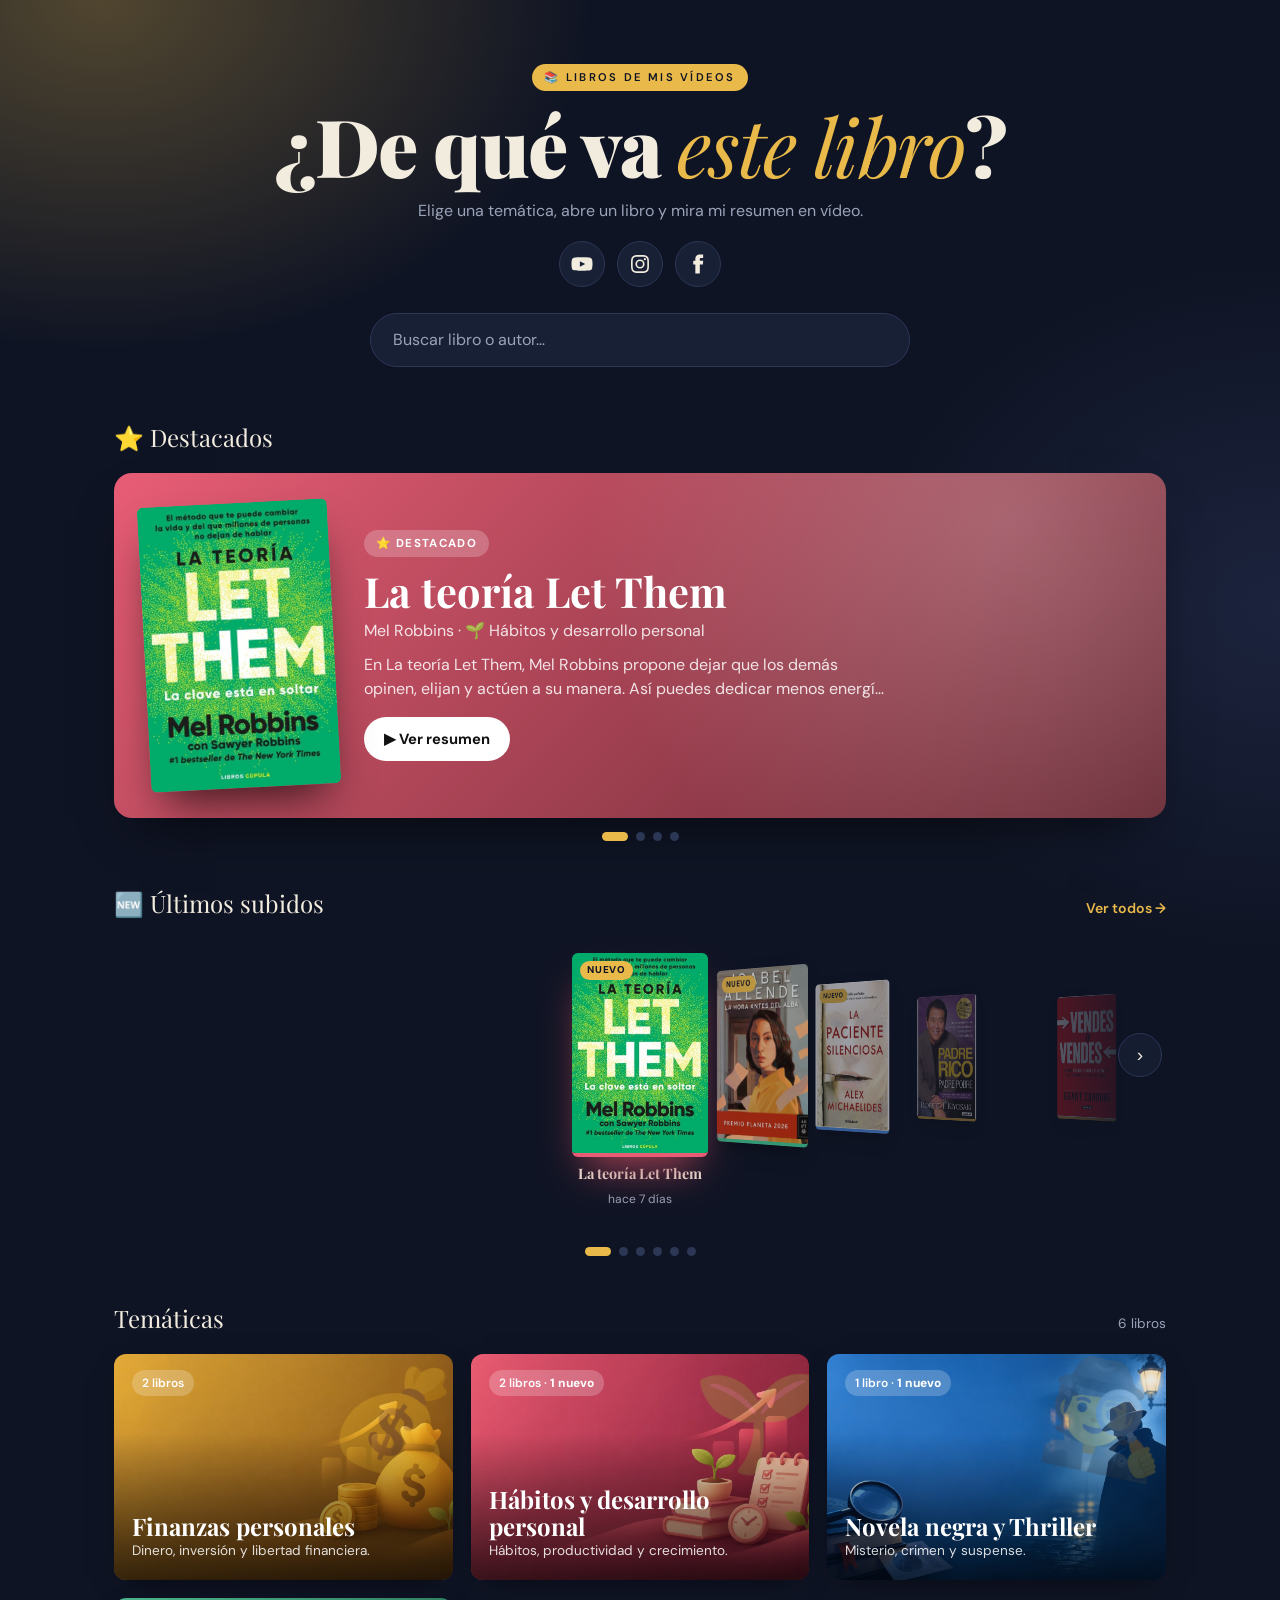
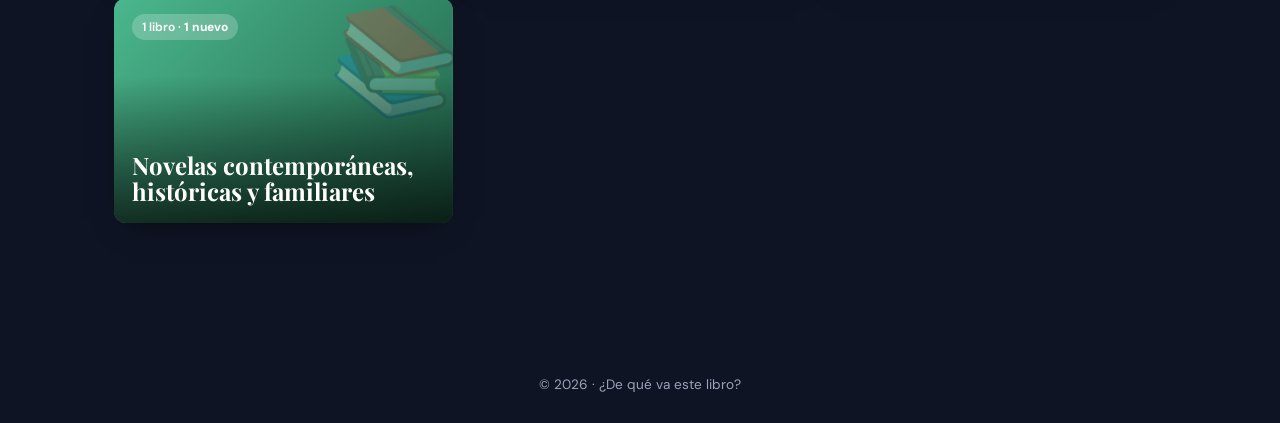
<file: index.html>
<!DOCTYPE html>
<html lang="es">
<head>
  <meta charset="UTF-8">
  <meta name="viewport" content="width=device-width, initial-scale=1.0, viewport-fit=cover">
  <title>¿De qué va este libro?</title>
  <meta name="description" content="Resúmenes en vídeo de libros por temáticas: sinopsis, vídeo y dónde comprarlos.">
  <meta name="theme-color" content="#0f1424">
  <meta property="og:title" content="¿De qué va este libro?">
  <meta property="og:description" content="Resúmenes en vídeo de libros por temáticas: sinopsis, vídeo y dónde comprarlos.">
  <meta property="og:type" content="website">
  <link rel="icon" href="data:image/svg+xml,<svg xmlns='http://www.w3.org/2000/svg' viewBox='0 0 100 100'><text y='.9em' font-size='90'>📚</text></svg>">
  <link rel="preconnect" href="https://fonts.googleapis.com">
  <link rel="preconnect" href="https://fonts.gstatic.com" crossorigin>
  <link rel="stylesheet" href="/assets/site.css">
</head>
<body data-bg="blobs" data-tstyle="gradient" data-tsize="big" data-density="normal" data-hero="center">
  <div id="pv-banner" hidden>👁 Vista previa (sin publicar) · <a href="/">ver la web real</a></div>
  <div class="wrap">
    <header class="hero">
      <span class="eyebrow" id="t-eyebrow"></span>
      <h1 id="t-title"></h1>
      <p class="lead" id="t-lead"></p>
      <div class="social" id="social"></div>
      <div class="search-wrap"><input id="search" type="search" placeholder="Buscar libro o autor…" autocomplete="off" aria-label="Buscar"></div>
    </header>
    <main id="view"></main>
  </div>
  <dialog id="modal" class="modal"><button class="close" data-close aria-label="Cerrar">&times;</button><div id="modal-body"></div></dialog>
  <footer class="footer">© <span id="year"></span> · ¿De qué va este libro?</footer>
  <script src="/assets/core.js"></script>
  <script src="/assets/app.js"></script>
</body>
</html>
</file>
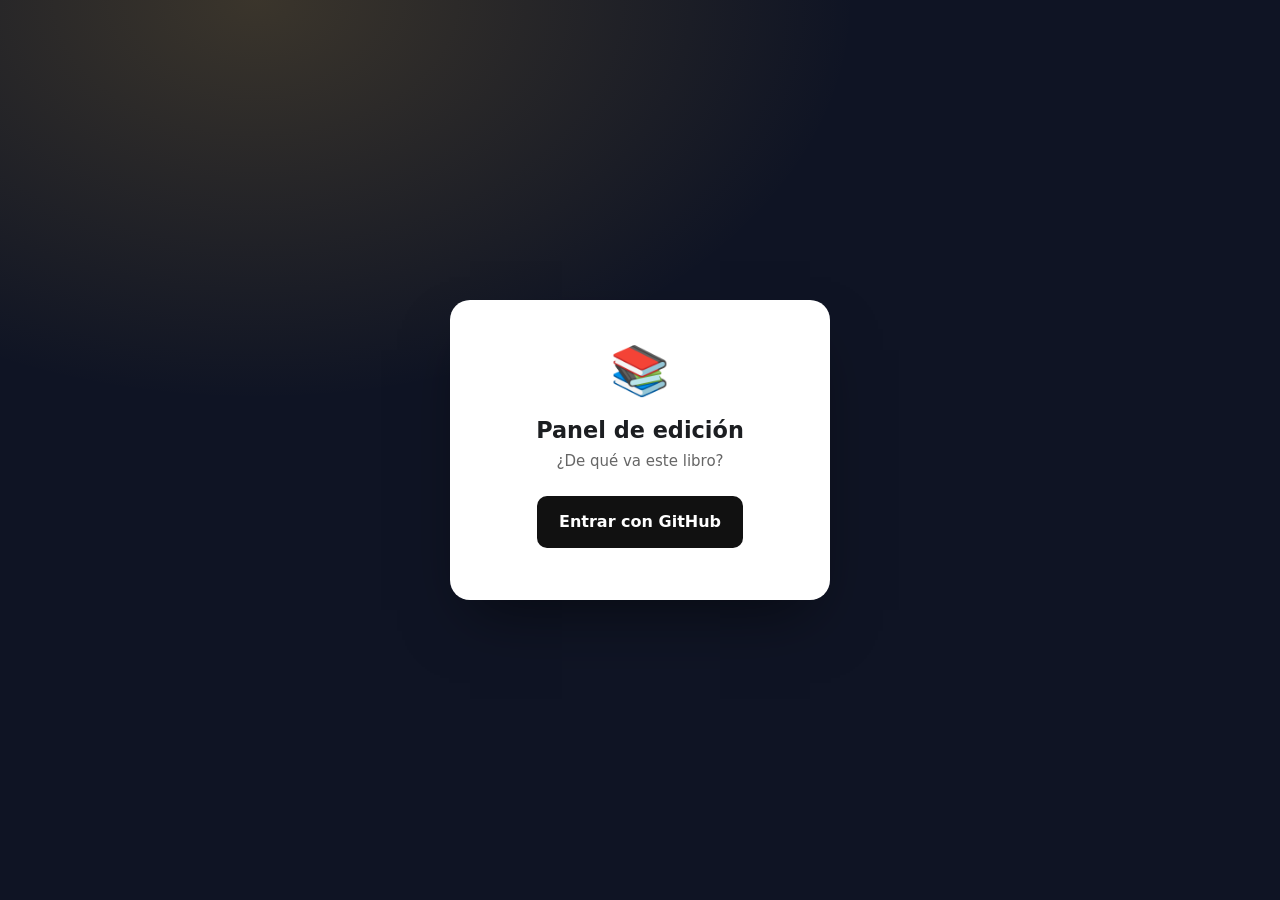
<file: admin/index.html>
<!DOCTYPE html>
<html lang="es">
<head>
  <meta charset="UTF-8">
  <meta name="viewport" content="width=device-width, initial-scale=1.0, viewport-fit=cover">
  <meta name="robots" content="noindex">
  <meta name="theme-color" content="#ffffff">
  <title>Panel · ¿De qué va este libro?</title>
  <link rel="icon" href="data:image/svg+xml,<svg xmlns='http://www.w3.org/2000/svg' viewBox='0 0 100 100'><text y='.9em' font-size='90'>📚</text></svg>">
  <link rel="preconnect" href="https://fonts.googleapis.com">
  <link rel="preconnect" href="https://fonts.gstatic.com" crossorigin>
  <link href="https://fonts.googleapis.com/css2?family=Fraunces:wght@700&family=Playfair+Display:wght@700&family=DM+Serif+Display&family=Abril+Fatface&family=Space+Grotesk:wght@600&family=Bricolage+Grotesque:wght@700&family=Syne:wght@700&display=swap" rel="stylesheet">
  <link rel="stylesheet" href="/admin/admin.css">
</head>
<body>
  <div id="loading" class="l-wrap"><p>Cargando…</p></div>

  <div id="login" hidden>
    <div class="l-card">
      <div class="l-logo">📚</div>
      <h1>Panel de edición</h1>
      <p>¿De qué va este libro?</p>
      <a class="e-btn pri big" href="/api/auth">Entrar con GitHub</a>
      <p class="l-err" id="lerr"></p>
    </div>
  </div>

  <div id="editor" hidden>
    <div class="ed-top">
      <div class="ed-head">
        <h1>📚 Panel</h1>
        <div class="ed-tools">
          <a class="e-btn" href="/?preview=1" target="_blank" rel="noopener">👁 Vista previa</a>
          <button class="e-btn ok" id="publish"></button>
        </div>
      </div>
      <div class="ed-tabs">
        <button data-tab="books">Libros</button>
        <button data-tab="themes">Temáticas</button>
        <button data-tab="settings">Ajustes</button>
        <button data-tab="look">Estética</button>
      </div>
    </div>
    <div class="ed-body">
      <div id="ed-body"></div>
      <p class="ed-foot-links"><a href="/" target="_blank" rel="noopener">Abrir la web</a> · <button id="logout">Cerrar sesión</button></p>
    </div>
  </div>

  <dialog id="e-modal" class="e-modal"></dialog>
  <div id="toast"></div>

  <script src="/assets/core.js"></script>
  <script src="/admin/admin.js"></script>
</body>
</html>
</file>
<file: assets/site.css>
:root{--bg:#0f1424;--bg2:#1d2540;--surface:#182036;--ink:#f2ecdf;--soft:#9aa3b8;--accent:#e9b949;--line:#2c3655;--radius:12px;--fd:"Playfair Display",serif;--fb:"DM Sans",sans-serif}
*{box-sizing:border-box;margin:0;padding:0}
body{font-family:var(--fb);color:var(--ink);background:var(--bg);min-height:100vh;line-height:1.5;transition:background .4s,color .4s}
body[data-bg=paper]{background:var(--bg) url("data:image/svg+xml,%3Csvg xmlns='http://www.w3.org/2000/svg' width='200' height='200'%3E%3Cfilter id='n'%3E%3CfeTurbulence type='fractalNoise' baseFrequency='.8' numOctaves='3'/%3E%3C/filter%3E%3Crect width='100%25' height='100%25' filter='url(%23n)' opacity='.08'/%3E%3C/svg%3E")}
body[data-bg=dots]{background:radial-gradient(var(--line) 1.4px,transparent 1.5px) 0 0/22px 22px,var(--bg)}
body[data-bg=gradient]{background:linear-gradient(160deg,var(--bg),var(--bg2)) fixed}
body[data-bg=blobs]{background:radial-gradient(700px 500px at 8% 0%,color-mix(in srgb,var(--accent) 30%,transparent),transparent 70%),radial-gradient(600px 500px at 100% 30%,color-mix(in srgb,var(--bg2) 90%,transparent),transparent 70%),var(--bg) fixed}
.wrap{max-width:1100px;margin:0 auto;padding:0 24px}
.hero{padding:64px 0 28px;text-align:center}
body[data-hero=left] .hero{text-align:left}
body[data-hero=left] .lead,body[data-hero=left] .search-wrap{margin-left:0}
.eyebrow{display:inline-block;text-transform:uppercase;letter-spacing:.2em;font-size:.7rem;font-weight:600;color:var(--bg);background:var(--accent);padding:5px 12px;border-radius:999px}
.hero h1{font-family:var(--fd);font-weight:900;font-size:clamp(2.6rem,7vw,5rem);line-height:.95;margin:16px 0;letter-spacing:-.02em}
.hero h1 em{font-style:italic;font-weight:400;color:var(--accent)}
.lead{color:var(--soft);max-width:540px;margin:0 auto}
.search-wrap{margin:26px auto 0;max-width:540px;position:relative}
#search{width:100%;padding:14px 22px;border-radius:999px;border:1.5px solid var(--line);background:var(--surface);font:inherit;color:var(--ink);outline:none}
#search::placeholder{color:var(--soft)}
#search:focus{border-color:var(--accent);box-shadow:0 0 0 5px color-mix(in srgb,var(--accent) 20%,transparent)}
main{padding:24px 0 80px}
.social{display:flex;gap:12px;justify-content:center;margin-top:18px}
body[data-hero=left] .social{justify-content:flex-start}
.social a{width:46px;height:46px;border-radius:50%;display:grid;place-items:center;background:var(--surface);border:1.5px solid var(--line);transition:transform .2s,background .2s}
.social a:hover{transform:translateY(-3px) rotate(-6deg);background:var(--accent)}
.social svg{width:22px;height:22px;fill:var(--ink)}
.social a:hover svg{fill:var(--bg)}
.section-title{font-family:var(--fd);font-size:1.5rem;margin-bottom:18px;display:flex;justify-content:space-between;align-items:baseline}
.section-title small{font-family:var(--fb);font-size:.85rem;color:var(--soft);font-weight:400}
.themes{display:grid;grid-template-columns:repeat(auto-fill,minmax(250px,1fr));gap:18px}
body[data-tsize=small] .themes{grid-template-columns:repeat(auto-fill,minmax(180px,1fr));gap:12px}
.theme{all:unset;cursor:pointer;position:relative;overflow:hidden;border-radius:var(--radius);aspect-ratio:16/10;display:flex;flex-direction:column;justify-content:flex-end;padding:18px;color:#fff;isolation:isolate;transition:transform .3s cubic-bezier(.2,.8,.2,1),box-shadow .3s;box-shadow:0 10px 30px -14px rgba(0,0,0,.6);opacity:0;animation:rise .5s ease forwards;animation-delay:var(--d)}
body[data-tsize=small] .theme{aspect-ratio:4/3;padding:14px}
.theme:hover{transform:translateY(-5px);box-shadow:0 22px 40px -14px color-mix(in srgb,var(--tc) 70%,#000)}
.theme .bgimg{position:absolute;inset:0;z-index:-2;background-size:cover;background-position:center;transition:transform .6s}
.theme:hover .bgimg{transform:scale(1.07)}
.theme::after{content:"";position:absolute;inset:0;z-index:-1;background:linear-gradient(to top,rgba(0,0,0,.7),rgba(0,0,0,.05) 65%)}
.theme .ico{position:absolute;right:-8px;top:-14px;font-size:6.5rem;opacity:.28;transform:rotate(12deg);z-index:-1;transition:transform .4s}
.theme:hover .ico{transform:rotate(0) scale(1.1)}
body[data-tsize=small] .theme .ico{font-size:4.5rem}
.theme h3{font-family:var(--fd);font-size:1.5rem;line-height:1.1}
body[data-tsize=small] .theme h3{font-size:1.15rem}
.theme p{font-size:.85rem;opacity:.85;margin-top:2px}
.theme .n{position:absolute;left:18px;top:16px;font-size:.75rem;font-weight:600;background:rgba(255,255,255,.22);backdrop-filter:blur(6px);padding:4px 10px;border-radius:999px}
body[data-tsize=small] .theme p{display:none}
body[data-tstyle=gradient] .theme .bgimg:not(.img){background-image:linear-gradient(135deg,color-mix(in srgb,var(--tc) 100%,#fff 10%),color-mix(in srgb,var(--tc) 55%,#000))}
body[data-tstyle=solid] .theme .bgimg:not(.img){background:var(--tc)}
body[data-tstyle=pattern] .theme .bgimg:not(.img){background:radial-gradient(circle at 20% 20%,rgba(255,255,255,.25) 2px,transparent 2.5px) 0 0/18px 18px,linear-gradient(135deg,var(--tc),color-mix(in srgb,var(--tc) 60%,#000))}
body[data-tstyle=outline] .theme{color:var(--ink);background:var(--surface);border:2px solid var(--tc);box-shadow:none}
body[data-tstyle=outline] .theme::after{display:none}
body[data-tstyle=outline] .theme .bgimg:not(.img){display:none}
body[data-tstyle=outline] .theme .n{background:var(--tc);color:#fff}
body[data-tstyle=outline] .theme .ico{opacity:.5}
body[data-tstyle=outline] .theme:has(.img){color:#fff}
body[data-tstyle=outline] .theme:has(.img)::after{display:block}
.banner{position:relative;overflow:hidden;border-radius:var(--radius);padding:28px 28px 24px;color:#fff;isolation:isolate;margin-bottom:22px;background:linear-gradient(135deg,var(--tc),color-mix(in srgb,var(--tc) 50%,#000))}
.banner .bgimg{position:absolute;inset:0;z-index:-2;background-size:cover;background-position:center}
.banner.has-img::after{content:"";position:absolute;inset:0;z-index:-1;background:linear-gradient(90deg,rgba(0,0,0,.75),rgba(0,0,0,.2))}
.banner .ico{position:absolute;right:20px;top:50%;transform:translateY(-50%) rotate(10deg);font-size:6rem;opacity:.3;z-index:-1}
.banner h2{font-family:var(--fd);font-size:clamp(1.8rem,4vw,2.6rem);line-height:1.05}
.banner p{opacity:.9}
.back{all:unset;cursor:pointer;font-size:.85rem;font-weight:600;background:rgba(255,255,255,.2);padding:6px 12px;border-radius:999px;margin-bottom:14px;display:inline-block;backdrop-filter:blur(6px)}
.back:hover{background:rgba(255,255,255,.32)}
.rows{display:flex;flex-direction:column;gap:8px}
.row{all:unset;cursor:pointer;display:grid;grid-template-columns:auto 1fr auto;align-items:center;gap:16px;padding:10px 16px 10px 10px;background:var(--surface);border:1.5px solid var(--line);border-left:5px solid var(--tc);border-radius:var(--radius);transition:transform .2s,background .2s,border-color .2s;opacity:0;animation:rise .4s ease forwards;animation-delay:var(--d)}
.row:hover{transform:translateX(4px);background:color-mix(in srgb,var(--tc) 12%,var(--surface));border-color:color-mix(in srgb,var(--tc) 50%,var(--line))}
.thumb{width:48px;aspect-ratio:2/3;border-radius:4px;overflow:hidden;box-shadow:0 4px 10px -3px rgba(0,0,0,.5);flex:none}
body[data-density=comfy] .thumb{width:64px}
body[data-density=comfy] .row{padding:14px 18px 14px 14px;gap:20px}
.thumb img{width:100%;height:100%;object-fit:cover;display:block}
.ph{width:100%;height:100%;display:flex;align-items:center;justify-content:center;color:#fff;font-family:var(--fd);font-size:1.2rem;background:linear-gradient(160deg,hsl(var(--h) 55% 50%),hsl(calc(var(--h) + 35) 55% 30%))}
.big .ph{font-size:1.4rem;padding:16px;text-align:center}
.info{min-width:0}
.info h4{font-family:var(--fd);font-size:1.05rem;line-height:1.2;white-space:nowrap;overflow:hidden;text-overflow:ellipsis}
.info .au{font-size:.85rem;color:var(--soft)}
.info .snip{font-size:.84rem;color:var(--soft);white-space:nowrap;overflow:hidden;text-overflow:ellipsis;margin-top:2px;opacity:.8}
body[data-density=compact] .info .snip{display:none}
.tag{display:inline-block;font-size:.7rem;font-weight:600;padding:2px 8px;border-radius:999px;background:color-mix(in srgb,var(--tc) 22%,transparent);color:var(--tc);margin-left:6px;vertical-align:middle}
.side{display:flex;align-items:center;gap:10px;color:var(--soft);font-size:.82rem}
.side .ic{width:30px;height:30px;border-radius:50%;display:grid;place-items:center;background:color-mix(in srgb,var(--tc) 18%,transparent);font-size:.8rem}
.empty{text-align:center;color:var(--soft);padding:40px 0}
@keyframes rise{from{opacity:0;transform:translateY(12px)}to{opacity:1;transform:none}}
.modal{border:none;border-radius:calc(var(--radius) + 10px);padding:0;width:min(900px,94vw);max-height:92vh;margin:auto;background:var(--surface);color:var(--ink);box-shadow:0 40px 90px -20px rgba(0,0,0,.6);overflow:auto}
.modal[open]{animation:pop .35s cubic-bezier(.2,.8,.2,1)}
.modal::backdrop{background:rgba(10,10,20,.6);backdrop-filter:blur(6px)}
@keyframes pop{from{opacity:0;transform:scale(.95) translateY(12px)}to{opacity:1;transform:none}}
.close{position:sticky;top:12px;float:right;margin:12px 12px 0 0;width:40px;height:40px;border-radius:50%;border:none;background:var(--line);color:var(--ink);font-size:1.5rem;cursor:pointer;z-index:2}
.detail{display:grid;grid-template-columns:220px 1fr;gap:30px;padding:34px;border-top:6px solid var(--tc)}
.detail .big{aspect-ratio:2/3;border-radius:6px;overflow:hidden;box-shadow:0 20px 40px -14px rgba(0,0,0,.6)}
.detail .big img{width:100%;height:100%;object-fit:cover}
.meta-top{font-size:.76rem;font-weight:700;text-transform:uppercase;letter-spacing:.14em;color:var(--tc)}
.detail h2{font-family:var(--fd);font-size:clamp(1.8rem,4vw,2.5rem);line-height:1.05;margin:6px 0}
.author{color:var(--soft);margin-bottom:16px}
.synopsis{white-space:pre-line;margin-bottom:22px}
.actions{display:flex;flex-wrap:wrap;gap:10px}
.btn{display:inline-flex;gap:8px;padding:12px 20px;border-radius:999px;font-weight:600;text-decoration:none;font-size:.92rem}
.btn-amazon{background:#f3a847;color:#111}
.btn-yt{color:var(--ink);border:1.5px solid var(--line)}
.video{grid-column:1/-1;aspect-ratio:16/9;border-radius:var(--radius);overflow:hidden;background:#000}
.video iframe{width:100%;height:100%;border:0}
@media(max-width:640px){
.detail{grid-template-columns:1fr;padding:22px}
.detail .big{max-width:160px}
.side span.y{display:none}
.themes{grid-template-columns:1fr 1fr}
.theme p{display:none}
.theme h3{font-size:1.1rem}
}
.footer{text-align:center;padding:28px;color:var(--soft);font-size:.85rem}
.toolbar{display:flex;gap:10px;align-items:center;justify-content:space-between;flex-wrap:wrap;margin-bottom:14px}
.toolbar select{padding:9px 14px;border-radius:999px;border:1.5px solid var(--line);background:var(--surface);color:var(--ink);font:inherit;font-size:.88rem}
.tog{display:flex;align-items:center;gap:8px;font-size:.88rem;color:var(--soft);cursor:pointer}
.tog input{accent-color:var(--accent);width:18px;height:18px}
.new{display:inline-block;font-family:var(--fb);font-size:.62rem;font-weight:800;letter-spacing:.08em;padding:2px 7px;border-radius:999px;background:var(--accent);color:var(--bg);margin-left:8px;vertical-align:middle;animation:pulse 2s infinite}
.new.abs{position:absolute;top:8px;left:8px;margin:0;z-index:1}
@keyframes pulse{50%{box-shadow:0 0 0 5px color-mix(in srgb,var(--accent) 25%,transparent)}}
.star{margin-right:5px}
main section{margin-bottom:44px}
.section-title .link{all:unset;cursor:pointer;font-family:var(--fb);font-size:.88rem;color:var(--accent);font-weight:600}
.feat{display:flex;overflow-x:auto;scroll-snap-type:x mandatory;border-radius:calc(var(--radius) + 6px);scrollbar-width:none;box-shadow:0 24px 50px -24px rgba(0,0,0,.7)}
.feat::-webkit-scrollbar{display:none}
.fcard{flex:0 0 100%;scroll-snap-align:start;cursor:pointer;display:grid;grid-template-columns:190px 1fr;gap:30px;align-items:center;padding:30px;color:#fff;position:relative;overflow:hidden;background:radial-gradient(circle at 85% 15%,rgba(255,255,255,.22),transparent 45%),linear-gradient(135deg,var(--tc),color-mix(in srgb,var(--tc) 45%,#000))}
.fcover{aspect-ratio:2/3;border-radius:6px;overflow:hidden;box-shadow:0 25px 45px -15px rgba(0,0,0,.7);transform:rotate(-3deg);transition:transform .4s}
.fcard:hover .fcover{transform:rotate(0) scale(1.04)}
.fcover img,.mcover img{width:100%;height:100%;object-fit:cover;display:block}
.fcover .ph{font-size:1.2rem;padding:12px;text-align:center}
.flabel{display:inline-block;font-size:.72rem;font-weight:700;text-transform:uppercase;letter-spacing:.12em;background:rgba(255,255,255,.22);backdrop-filter:blur(6px);padding:5px 12px;border-radius:999px}
.fbody h3{font-family:var(--fd);font-size:clamp(1.6rem,4vw,2.6rem);line-height:1.05;margin:12px 0 6px}
.fau{opacity:.85;margin-bottom:10px}
.fsyn{opacity:.85;display:-webkit-box;-webkit-line-clamp:2;-webkit-box-orient:vertical;overflow:hidden;margin-bottom:16px;max-width:520px}
.fbtn{display:inline-block;background:#fff;color:#111;font-weight:700;padding:11px 20px;border-radius:999px;font-size:.92rem;transition:transform .2s}
.fcard:hover .fbtn{transform:scale(1.05)}
.dots{display:flex;justify-content:center;gap:8px;margin-top:14px}
.dots button{width:9px;height:9px;border-radius:999px;border:none;background:var(--line);cursor:pointer;transition:width .3s,background .3s;padding:0}
.dots button.on{width:26px;background:var(--accent)}
.mcover{position:relative;aspect-ratio:2/3;border-radius:6px;overflow:hidden;box-shadow:0 10px 20px -8px rgba(0,0,0,.5);border-bottom:4px solid var(--tc);transition:transform .25s}
.mcover .ph{font-size:.9rem;padding:10px;text-align:center}
.mini h4{font-family:var(--fd);font-size:.9rem;line-height:1.2;display:-webkit-box;-webkit-line-clamp:2;-webkit-box-orient:vertical;overflow:hidden}
.mini small{color:var(--soft);font-size:.75rem}
.theme .n b{font-weight:800}
@media(max-width:640px){
.fcard{grid-template-columns:110px 1fr;gap:16px;padding:20px}
.fsyn{display:none}
.fbody h3{font-size:1.4rem}
}
*{-webkit-tap-highlight-color:transparent}
.detail{display:flex;flex-direction:column;gap:20px;padding:30px 30px 0;border-top:6px solid var(--tc)}
.dhead{display:grid;grid-template-columns:150px 1fr;gap:24px;align-items:end}
.dhead .big{max-width:none;width:100%}
.dhead h2{margin:6px 0 4px}
.dhead .author{margin:0}
.when{white-space:nowrap}
.detail .synopsis{margin:0}
.detail .video{grid-column:auto}
.detail .actions{position:sticky;bottom:0;padding:16px 0 22px;background:linear-gradient(to bottom,transparent,var(--surface) 30%)}
@media(max-width:640px){
.hero{padding:30px 0 18px}
.hero h1{font-size:2.5rem}
.lead{font-size:.95rem}
.search-wrap{margin-top:20px}
main{padding:12px 0 110px}
.footer{padding-bottom:100px}
.section-title{font-size:1.3rem}
.info h4{white-space:normal;display:-webkit-box;-webkit-line-clamp:2;-webkit-box-orient:vertical}
.row{gap:12px;padding:10px 12px 10px 8px}
.side{gap:6px}
.side .ic{width:28px;height:28px}
.toolbar select{flex:1}
.modal{width:100vw;max-width:100vw;max-height:90vh;margin:auto auto 0;border-radius:22px 22px 0 0}
.modal[open]{animation:sheet .35s cubic-bezier(.2,.8,.2,1)}
.modal::before{content:"";display:block;width:44px;height:5px;border-radius:9px;background:var(--line);margin:10px auto 0}
.close{position:absolute;float:none;top:12px;right:12px;margin:0;width:36px;height:36px;font-size:1.3rem}
.dhead{padding-right:40px}
.big .ph{font-size:.95rem;padding:8px}
.detail .btn{white-space:nowrap;padding:12px 16px;font-size:.9rem}
.detail{padding:8px 18px 0;gap:16px;border-top:none}
.dhead{grid-template-columns:92px 1fr;gap:16px}
.dhead h2{font-size:1.45rem}
.meta-top{font-size:.68rem}
.detail .actions{display:grid;grid-template-columns:1fr auto;gap:8px;padding-bottom:max(18px,env(safe-area-inset-bottom))}
.detail .btn{justify-content:center}
}
@keyframes sheet{from{transform:translateY(100%)}to{transform:none}}
.strip-wrap{position:relative}
.strip{position:relative;display:flex;gap:4px;overflow-x:auto;scroll-snap-type:x mandatory;scrollbar-width:none;padding:14px calc(50% - 68px) 8px;
 -webkit-mask-image:linear-gradient(90deg,transparent,#000 14%,#000 86%,transparent);mask-image:linear-gradient(90deg,transparent,#000 14%,#000 86%,transparent);cursor:grab;user-select:none}
.strip::-webkit-scrollbar{display:none}
.strip.drag{cursor:grabbing;scroll-snap-type:none}
.mini{all:unset;cursor:pointer;flex:0 0 136px;scroll-snap-align:center;display:flex;flex-direction:column;gap:8px;text-align:center;will-change:transform,opacity;transform-origin:center 40%}
.mini img{pointer-events:none}
.mini h4,.mini small{transition:opacity .25s}
.mini:not(.cur) h4,.mini:not(.cur) small{opacity:0}
.mini.cur .mcover{box-shadow:0 22px 40px -12px color-mix(in srgb,var(--tc) 70%,#000)}
.sbtn{position:absolute;top:calc(14px + 102px);transform:translateY(-50%);z-index:20;width:44px;height:44px;border-radius:50%;border:1.5px solid var(--line);background:color-mix(in srgb,var(--surface) 75%,transparent);backdrop-filter:blur(8px);color:var(--ink);font-size:1.2rem;cursor:pointer;display:grid;place-items:center;transition:background .2s,color .2s,transform .2s}
.sbtn:hover{background:var(--accent);color:var(--bg);transform:translateY(-50%) scale(1.08)}
.sbtn:disabled{opacity:0;pointer-events:none}
.sbtn.l{left:4px}
.sbtn.r{right:4px}
@media(max-width:640px){
.mini{flex-basis:124px}
.strip{padding-left:calc(50% - 62px);padding-right:calc(50% - 62px)}
.sbtn{width:38px;height:38px;font-size:1rem;top:calc(14px + 93px)}
}
/* carga y vista previa */
.wrap{transition:opacity .4s}
body:not(.ready) .wrap{opacity:0}
#pv-banner{position:sticky;top:0;z-index:40;background:#111;color:#fff;text-align:center;font:600 .85rem system-ui,sans-serif;padding:9px 12px}
#pv-banner a{color:#fde047}
.dhead{padding-right:36px}
</file>
<file: admin/admin.css>
@keyframes rise{from{opacity:0;transform:translateY(12px)}to{opacity:1;transform:none}}
@keyframes pop{from{opacity:0;transform:scale(.95) translateY(12px)}to{opacity:1;transform:none}}
#editor{display:none;min-height:100vh;background:#f4f5f7;color:#1c1e21;font:15px/1.45 system-ui,-apple-system,sans-serif}
.ed-top{position:sticky;top:0;background:#fff;border-bottom:1px solid #e3e5e8;padding:64px 20px 0;z-index:5}
.ed-head{max-width:860px;margin:0 auto;display:flex;justify-content:space-between;align-items:center;gap:12px}
.ed-head h1{font-size:1.25rem}
.ed-tabs{max-width:860px;margin:10px auto 0;display:flex;gap:4px}
.ed-tabs button{border:none;background:none;padding:10px 14px;font:inherit;font-weight:600;color:#777;border-bottom:3px solid transparent;cursor:pointer}
.ed-tabs button.on{color:#111;border-color:#111}
.ed-body{max-width:860px;margin:0 auto;padding:20px 20px 60px}
.e-note{background:#fff7d6;border:1px solid #f1df9b;border-radius:10px;padding:10px 14px;font-size:.85rem;margin-bottom:14px}
.ed-bar{display:flex;gap:10px;margin-bottom:14px;flex-wrap:wrap;align-items:center}
.ed-bar .e-in{flex:1;min-width:150px;width:auto}
.e-in{padding:10px 12px;border:1.5px solid #dcdfe3;border-radius:10px;font:inherit;background:#fff;width:100%;color:#1c1e21}
.e-in:focus{outline:none;border-color:#111}
textarea.e-in{resize:vertical}
.e-btn{border:none;border-radius:10px;padding:10px 16px;font:inherit;font-weight:600;cursor:pointer;background:#e9ebee;color:#111;white-space:nowrap}
.e-btn:hover{filter:brightness(.96)}
.e-btn.pri{background:#111;color:#fff}
.e-btn.ok{background:#16a34a;color:#fff}
.e-btn.ok:disabled{background:#e9ebee;color:#16a34a;cursor:default}
.e-btn.del{background:#fee2e2;color:#b91c1c}
.e-list{display:flex;flex-direction:column;gap:8px}
.e-item{display:grid;grid-template-columns:auto 1fr auto;gap:14px;align-items:center;background:#fff;border:1px solid #e3e5e8;border-radius:12px;padding:10px 12px 10px 10px}
.e-item .thumb{width:40px}
.e-item h4{font-size:.98rem;line-height:1.25}
.e-item small{color:#777}
.e-tag{font-size:.7rem;font-weight:600;padding:2px 8px;border-radius:999px;color:#fff;margin-left:6px;vertical-align:middle;white-space:nowrap}
.e-acts{display:flex;gap:6px}
.e-ic{border:none;background:#f1f2f4;min-width:36px;height:36px;border-radius:9px;cursor:pointer;font-size:.9rem;color:#111}
.e-ic:hover{background:#e3e5e8}
.e-ic:disabled{opacity:.35;cursor:default}
.e-sw{width:58px;height:42px;border-radius:9px;display:grid;place-items:center;font-size:1.4rem;background-size:cover;background-position:center}
.e-modal{border:none;border-radius:16px;padding:0;width:min(640px,96vw);max-height:94vh;margin:auto;overflow:auto;font:15px/1.45 system-ui,sans-serif;color:#1c1e21;background:#fff}
.e-modal::backdrop{background:rgba(0,0,0,.45)}
.e-form{padding:22px;display:grid;gap:14px}
.e-form h3{font-size:1.15rem}
.e-field>label{display:block;font-size:.8rem;font-weight:600;color:#555;margin-bottom:5px}
.e-grid2{display:grid;grid-template-columns:1fr 1fr;gap:12px}
.e-cover{display:grid;grid-template-columns:96px 1fr;gap:14px;align-items:start}
.e-cover .prev{width:96px;aspect-ratio:2/3;border-radius:6px;overflow:hidden;background:#eceef1}
.e-cover .prev img{width:100%;height:100%;object-fit:cover}
.e-cover .prev .ph{font-size:.85rem;padding:8px}
.e-yt{display:flex;gap:10px;align-items:center;margin-top:8px;font-size:.88rem}
.e-yt img{width:120px;border-radius:8px}
.e-foot{display:flex;gap:8px;justify-content:space-between;padding:14px 22px;border-top:1px solid #eee;position:sticky;bottom:0;background:#fff}
.e-pending{display:inline-block;width:8px;height:8px;border-radius:50%;background:#fde047;margin-right:6px}
#toast{position:fixed;bottom:24px;left:50%;transform:translate(-50%,140px);background:#111;color:#fff;padding:12px 20px;border-radius:12px;font:600 .9rem system-ui,sans-serif;z-index:70;transition:transform .3s;max-width:90vw;text-align:center}
#toast.show{transform:translate(-50%,0)}
@media(max-width:600px){
.e-grid2{grid-template-columns:1fr}
.e-item{grid-template-columns:auto 1fr}
.e-acts{grid-column:1/-1;justify-content:flex-end}
}
@keyframes pulse{50%{box-shadow:0 0 0 5px color-mix(in srgb,var(--accent) 25%,transparent)}}
.e-ic.on{background:#fef3c7}
.e-field>label.e-check{display:flex;align-items:center;gap:8px;padding:10px 12px;border:1.5px solid #dcdfe3;border-radius:10px;cursor:pointer;font-size:.95rem;color:#111;margin:0}
@media(max-width:640px){
.ed-top{padding-top:16px}
.ed-body{padding-bottom:110px}
.ed-bar #ed-q{flex-basis:100%}
}
@keyframes sheet{from{transform:translateY(100%)}to{transform:none}}
/* ---------- panel: base ---------- */
*{box-sizing:border-box;margin:0;padding:0;-webkit-tap-highlight-color:transparent}
body{background:#f4f5f7;color:#1c1e21;font:15px/1.45 system-ui,-apple-system,"Segoe UI",sans-serif;min-height:100vh}
#editor{display:block}
#editor[hidden],[hidden]{display:none!important}
.ed-top{padding-top:16px}
.ed-head h1{font-size:1.15rem;white-space:nowrap}
.ed-tools{display:flex;gap:8px;flex-wrap:wrap;justify-content:flex-end}
.ed-tabs{overflow-x:auto;scrollbar-width:none}
.ed-tabs::-webkit-scrollbar{display:none}
.ed-foot-links{text-align:center;color:#888;font-size:.85rem;margin-top:30px}
.ed-foot-links a,.ed-foot-links button{color:#555;background:none;border:none;font:inherit;text-decoration:underline;cursor:pointer}
.card{background:#fff;border:1px solid #e3e5e8;border-radius:12px}
.hint{color:#666;font-size:.88rem}
.e-btn.sm{padding:6px 10px;font-size:.8rem}
.e-btn.big{padding:14px 22px;font-size:1rem;display:inline-block;text-decoration:none}
a.e-btn{text-decoration:none;display:inline-flex;align-items:center}
.e-item .thumb{width:40px;aspect-ratio:2/3;border-radius:4px;overflow:hidden;flex:none;box-shadow:0 3px 8px -3px rgba(0,0,0,.4)}
.thumb img{width:100%;height:100%;object-fit:cover;display:block}
.ph{width:100%;height:100%;display:flex;align-items:center;justify-content:center;color:#fff;font:600 1rem Georgia,serif;text-align:center;background:linear-gradient(160deg,hsl(var(--h) 55% 50%),hsl(calc(var(--h) + 35) 55% 30%))}
.e-cover .prev .ph{font-size:.85rem;padding:8px}
.e-group{display:grid;gap:12px}
.e-section{font-size:.75rem;text-transform:uppercase;letter-spacing:.1em;color:#888;margin-top:8px}

/* login / carga */
.l-wrap{min-height:100vh;display:grid;place-items:center;padding:24px;color:#666}
#login{min-height:100vh;display:grid;place-items:center;padding:24px;background:radial-gradient(600px 400px at 20% 0%,#e9b94933,transparent),#0f1424}
.l-card{background:#fff;border-radius:20px;padding:36px 28px;max-width:380px;width:100%;text-align:center;box-shadow:0 30px 60px -20px rgba(0,0,0,.5)}
.l-logo{font-size:3rem}
.l-card h1{font-size:1.4rem;margin:8px 0 4px}
.l-card p{color:#666;margin-bottom:24px}
.l-err{color:#b91c1c!important;margin:16px 0 0!important;font-size:.9rem}

/* estética */
.opts{display:flex;flex-wrap:wrap;gap:6px}
.opt{border:1.5px solid #ddd;background:#fff;border-radius:9px;padding:8px 11px;cursor:pointer;font:inherit;font-size:.88rem;color:#1a1a1a}
.opt.on{border-color:#111;background:#111;color:#fff}
.sw{display:flex;align-items:center;gap:8px}
.sw i{display:inline-flex;width:28px;height:18px;border-radius:5px;overflow:hidden;border:1px solid rgba(0,0,0,.15)}
.sw i b{flex:1}
.crow{display:flex;align-items:center;justify-content:space-between;gap:10px;flex-wrap:wrap}
.crow input[type=color]{width:44px;height:36px;border:1.5px solid #ddd;border-radius:8px;padding:2px;background:#fff;vertical-align:middle}
input[type=range]{width:100%}

/* vista previa de tarjeta de temática */
.tile{position:relative;overflow:hidden;border-radius:14px;aspect-ratio:16/9;max-width:320px;display:flex;flex-direction:column;justify-content:flex-end;padding:16px;color:#fff;isolation:isolate;background:linear-gradient(135deg,var(--tc),color-mix(in srgb,var(--tc) 50%,#000))}
.tile .bgimg{position:absolute;inset:0;z-index:-2;background-size:cover;background-position:center}
.tile.has-img::after{content:"";position:absolute;inset:0;z-index:-1;background:linear-gradient(to top,rgba(0,0,0,.7),rgba(0,0,0,.05) 65%)}
.tile .ico{position:absolute;right:-6px;top:-12px;font-size:5.5rem;opacity:.3;transform:rotate(12deg);z-index:-1}
.tile h3{font:700 1.35rem Georgia,serif}
.tile p{font-size:.85rem;opacity:.85}

@media(max-width:600px){
 .ed-head{flex-wrap:wrap}
 .ed-tools{width:100%;justify-content:stretch}
 .ed-tools>*{flex:1;justify-content:center}
 .ed-bar #ed-q{flex-basis:100%}
 .e-modal{width:100vw;max-width:100vw;max-height:92vh;margin:auto auto 0;border-radius:18px 18px 0 0}
 .e-foot{padding-bottom:max(14px,env(safe-area-inset-bottom))}
}
</file>
